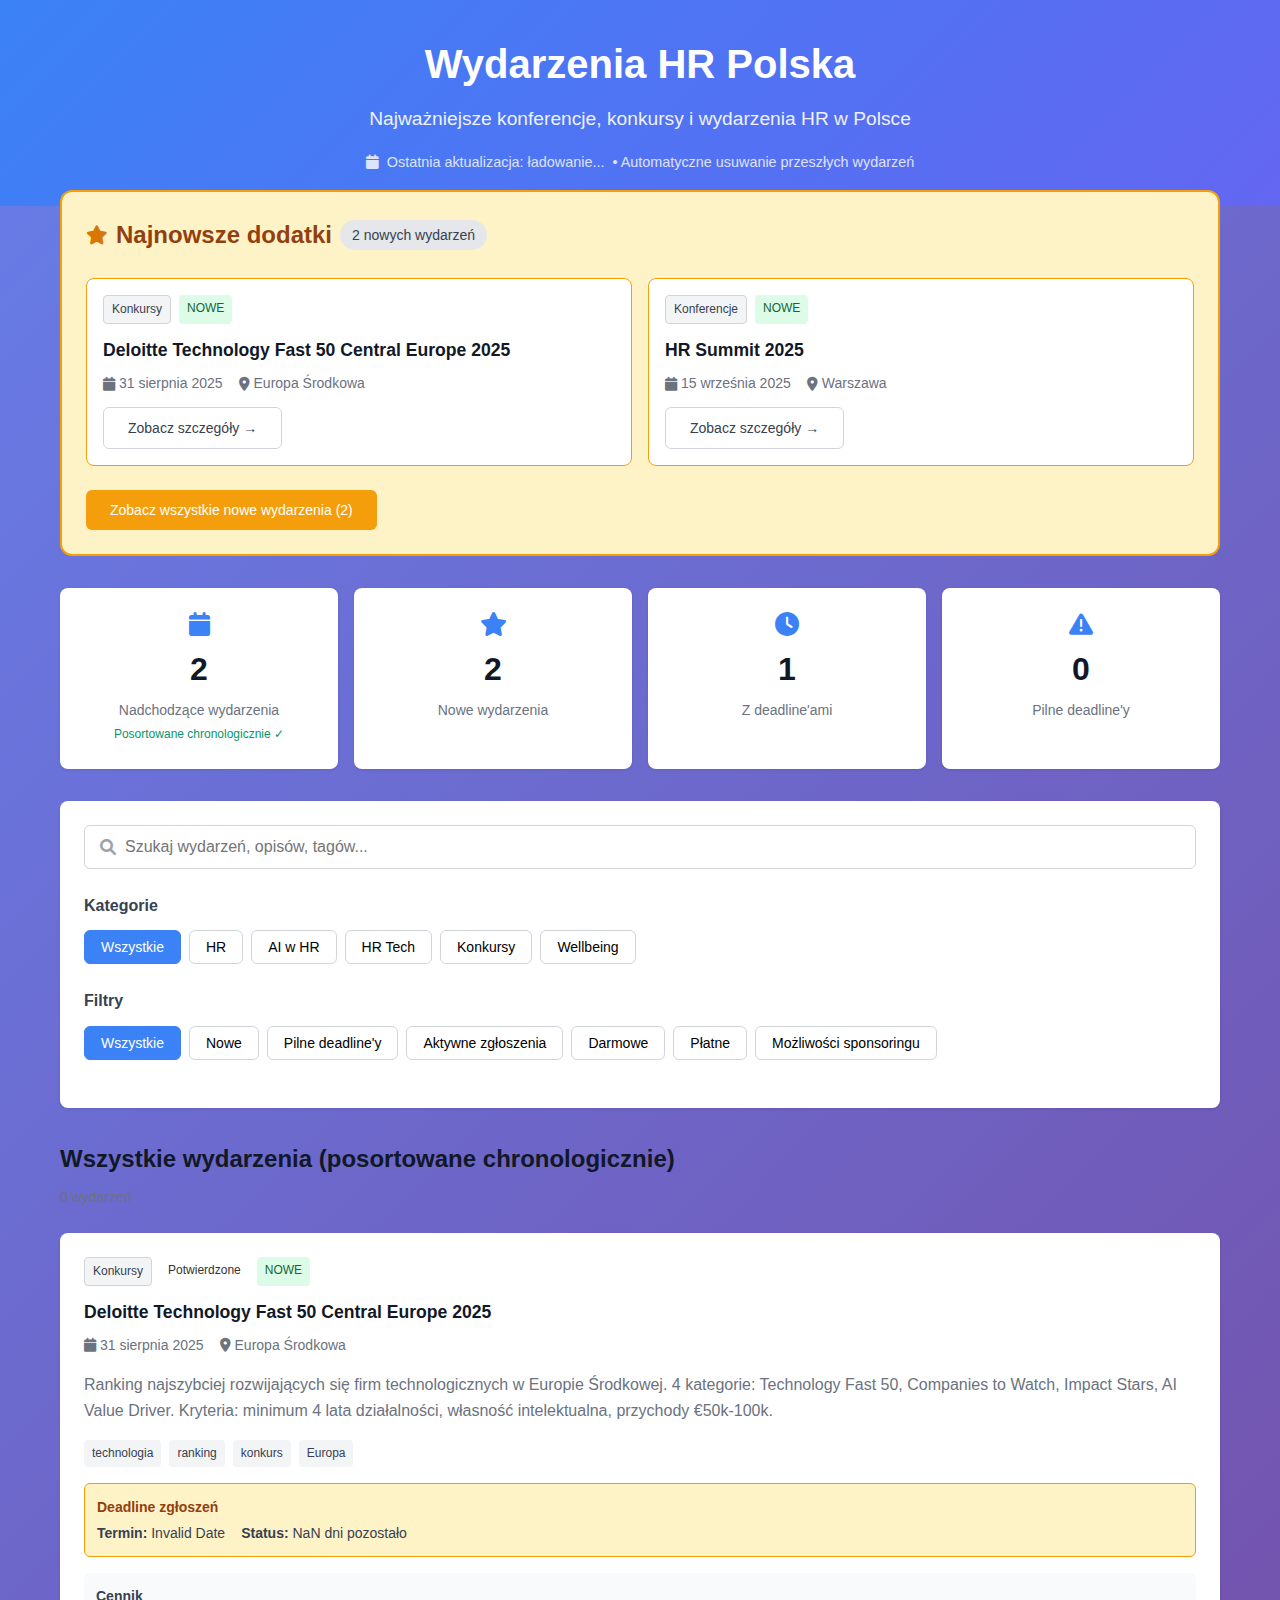
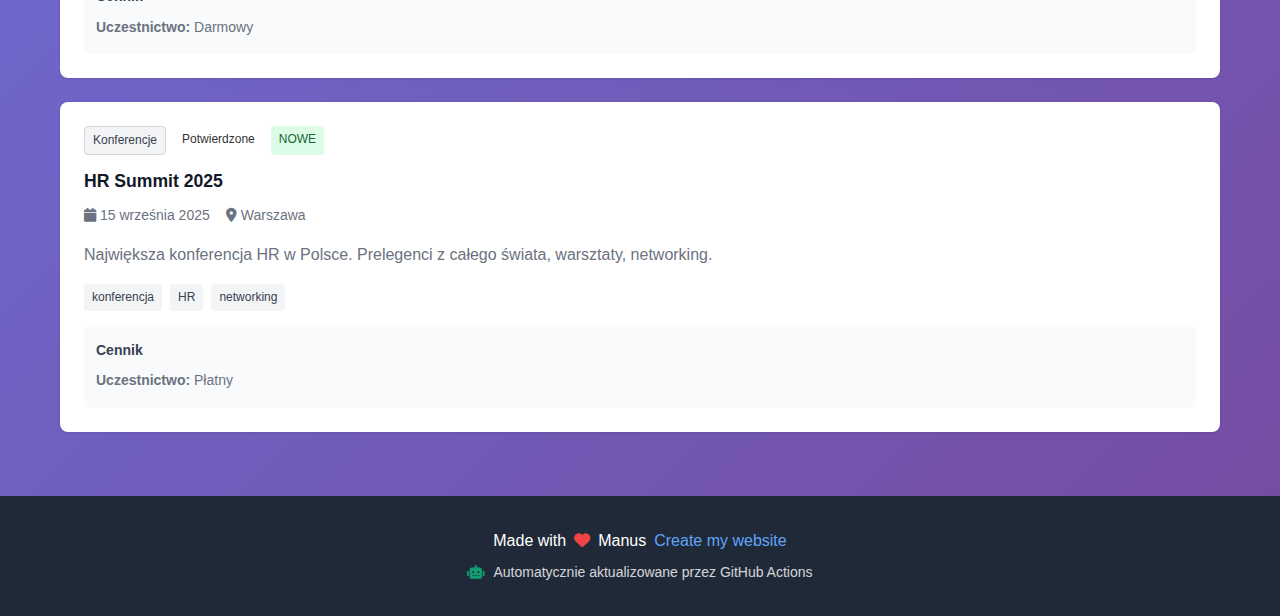
<file: index.html>
<!DOCTYPE html>
<html lang="pl">
<head>
    <meta charset="UTF-8">
    <meta name="viewport" content="width=device-width, initial-scale=1.0">
    <title>Wydarzenia HR Polska - Dashboard</title>
    <link rel="stylesheet" href="style.css">
    <link href="https://cdnjs.cloudflare.com/ajax/libs/font-awesome/6.0.0/css/all.min.css" rel="stylesheet">
</head>
<body>
    <!-- Header -->
    <header class="header">
        <div class="container">
            <h1>Wydarzenia HR Polska</h1>
            <p>Najważniejsze konferencje, konkursy i wydarzenia HR w Polsce</p>
            <div class="update-info">
                <i class="fas fa-calendar"></i>
                <span id="lastUpdate">Ostatnia aktualizacja: ładowanie...</span>
                <span>• Automatyczne usuwanie przeszłych wydarzeń</span>
            </div>
        </div>
    </header>

    <div class="container">
        <!-- Najnowsze dodatki -->
        <section class="new-events-section">
            <div class="new-events-card">
                <div class="section-header">
                    <i class="fas fa-star"></i>
                    <h2>Najnowsze dodatki</h2>
                    <span class="badge" id="newEventsCount">0 nowych wydarzeń</span>
                </div>
                
                <div class="new-events-grid" id="newEventsGrid">
                    <!-- Nowe wydarzenia będą wstawione tutaj przez JavaScript -->
                </div>
                
                <button class="btn btn-primary" id="showAllNewBtn">
                    Zobacz wszystkie nowe wydarzenia (<span id="newEventsTotal">0</span>)
                </button>
            </div>
        </section>

        <!-- Statystyki -->
        <section class="stats-section">
            <div class="stats-grid">
                <div class="stat-card">
                    <i class="fas fa-calendar"></i>
                    <div class="stat-number" id="totalEvents">0</div>
                    <div class="stat-label">Nadchodzące wydarzenia</div>
                    <div class="stat-note">Posortowane chronologicznie ✓</div>
                </div>
                
                <div class="stat-card">
                    <i class="fas fa-star"></i>
                    <div class="stat-number" id="newEventsStats">0</div>
                    <div class="stat-label">Nowe wydarzenia</div>
                </div>
                
                <div class="stat-card">
                    <i class="fas fa-clock"></i>
                    <div class="stat-number" id="deadlineEvents">0</div>
                    <div class="stat-label">Z deadline'ami</div>
                </div>
                
                <div class="stat-card">
                    <i class="fas fa-exclamation-triangle"></i>
                    <div class="stat-number" id="urgentEvents">0</div>
                    <div class="stat-label">Pilne deadline'y</div>
                </div>
            </div>
        </section>

        <!-- Filtry i wyszukiwanie -->
        <section class="filters-section">
            <div class="filters-card">
                <div class="search-container">
                    <i class="fas fa-search"></i>
                    <input type="text" id="searchInput" placeholder="Szukaj wydarzeń, opisów, tagów...">
                </div>
                
                <div class="filter-group">
                    <h3>Kategorie</h3>
                    <div class="filter-buttons" id="categoryFilters">
                        <!-- Kategorie będą wstawione przez JavaScript -->
                    </div>
                </div>
                
                <div class="filter-group">
                    <h3>Filtry</h3>
                    <div class="filter-buttons" id="typeFilters">
                        <!-- Filtry będą wstawione przez JavaScript -->
                    </div>
                </div>
            </div>
        </section>

        <!-- Lista wydarzeń -->
        <section class="events-section">
            <h2>Wszystkie wydarzenia (posortowane chronologicznie)</h2>
            <div class="events-count" id="eventsCount">0 wydarzeń</div>
            
            <div class="events-list" id="eventsList">
                <!-- Wydarzenia będą wstawione tutaj przez JavaScript -->
            </div>
        </section>

        <!-- Loading -->
        <div class="loading" id="loading">
            <i class="fas fa-spinner fa-spin"></i>
            <span>Ładowanie wydarzeń...</span>
        </div>

        <!-- Error -->
        <div class="error" id="error" style="display: none;">
            <i class="fas fa-exclamation-circle"></i>
            <span>Błąd podczas ładowania wydarzeń. Spróbuj odświeżyć stronę.</span>
        </div>
    </div>

    <!-- Footer -->
    <footer class="footer">
        <div class="container">
            <div class="footer-content">
                <span>Made with</span>
                <i class="fas fa-heart"></i>
                <span>Manus</span>
                <a href="#" class="footer-link">Create my website</a>
            </div>
            <div class="agent-info">
                <i class="fas fa-robot"></i>
                <span>Automatycznie aktualizowane przez GitHub Actions</span>
            </div>
        </div>
    </footer>

    <script src="script.js"></script>
</body>
</html>
</file>
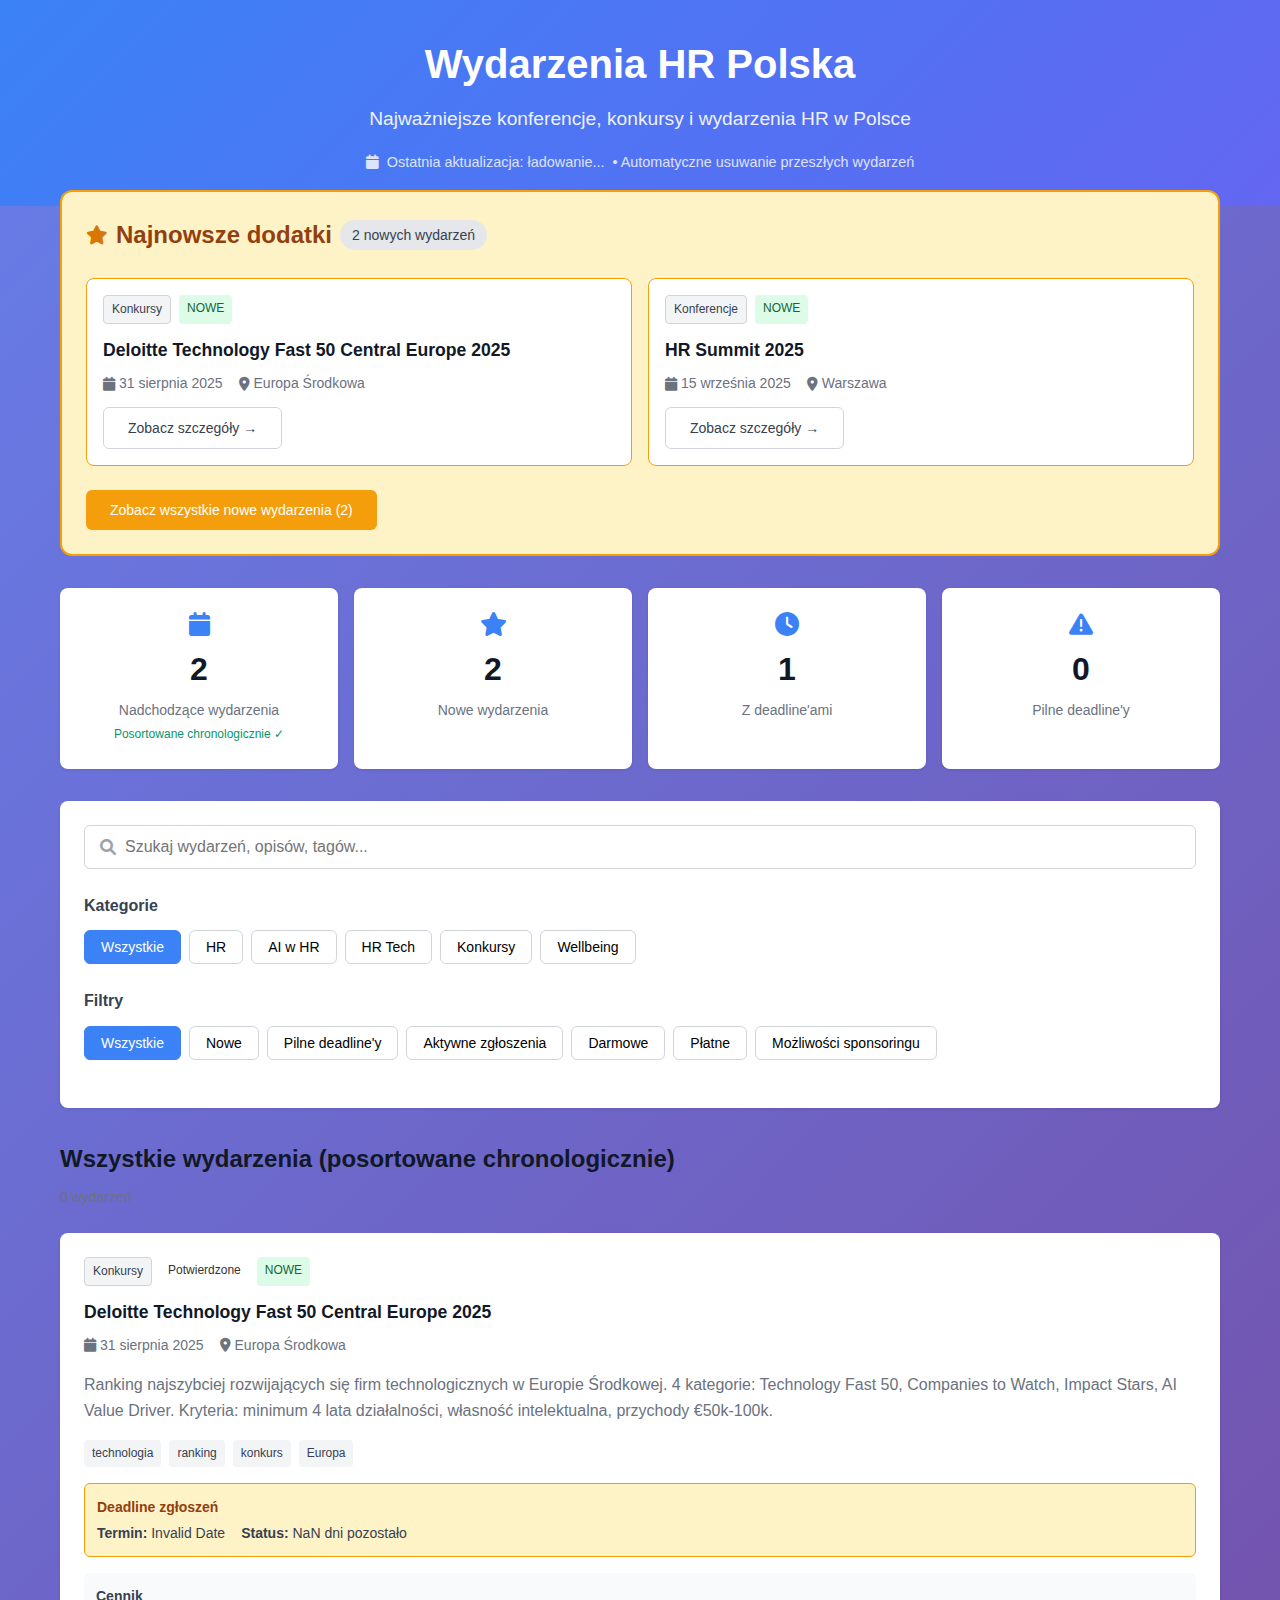
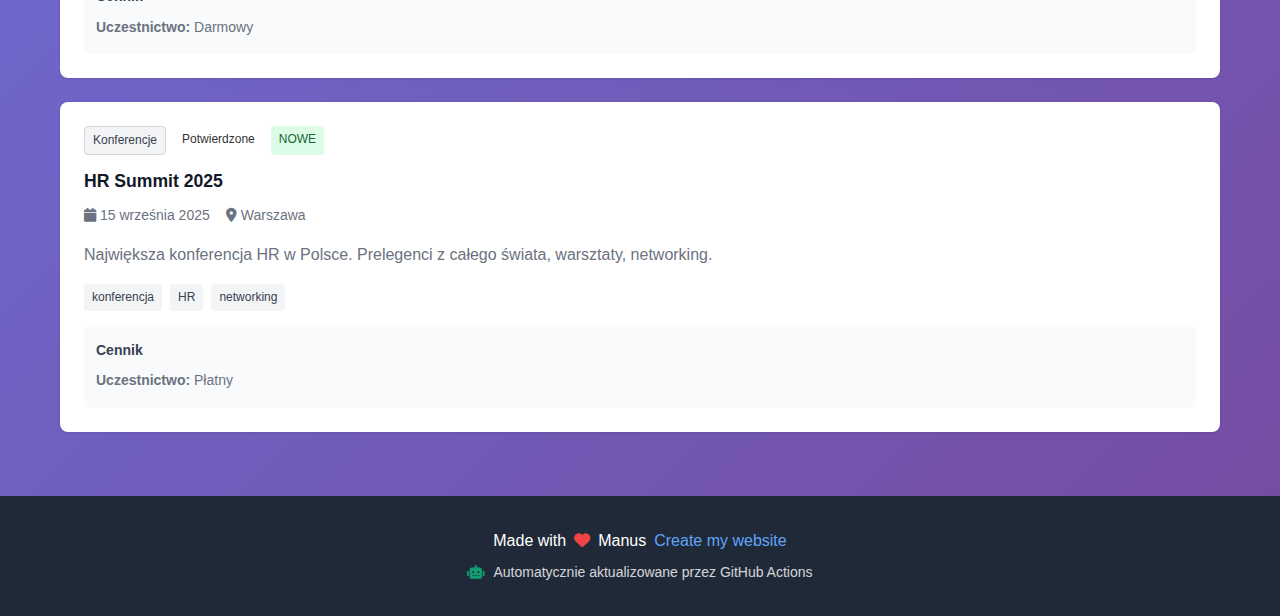
<file: src/index.html>
<!DOCTYPE html>
<html lang="pl">
<head>
    <meta charset="UTF-8">
    <meta name="viewport" content="width=device-width, initial-scale=1.0">
    <title>Wydarzenia HR Polska - Dashboard</title>
    <link rel="stylesheet" href="style.css">
    <link href="https://cdnjs.cloudflare.com/ajax/libs/font-awesome/6.0.0/css/all.min.css" rel="stylesheet">
</head>
<body>
    <!-- Header -->
    <header class="header">
        <div class="container">
            <h1>Wydarzenia HR Polska</h1>
            <p>Najważniejsze konferencje, konkursy i wydarzenia HR w Polsce</p>
            <div class="update-info">
                <i class="fas fa-calendar"></i>
                <span id="lastUpdate">Ostatnia aktualizacja: ładowanie...</span>
                <span>• Automatyczne usuwanie przeszłych wydarzeń</span>
            </div>
        </div>
    </header>

    <div class="container">
        <!-- Najnowsze dodatki -->
        <section class="new-events-section">
            <div class="new-events-card">
                <div class="section-header">
                    <i class="fas fa-star"></i>
                    <h2>Najnowsze dodatki</h2>
                    <span class="badge" id="newEventsCount">0 nowych wydarzeń</span>
                </div>
                
                <div class="new-events-grid" id="newEventsGrid">
                    <!-- Nowe wydarzenia będą wstawione tutaj przez JavaScript -->
                </div>
                
                <button class="btn btn-primary" id="showAllNewBtn">
                    Zobacz wszystkie nowe wydarzenia (<span id="newEventsTotal">0</span>)
                </button>
            </div>
        </section>

        <!-- Statystyki -->
        <section class="stats-section">
            <div class="stats-grid">
                <div class="stat-card">
                    <i class="fas fa-calendar"></i>
                    <div class="stat-number" id="totalEvents">0</div>
                    <div class="stat-label">Nadchodzące wydarzenia</div>
                    <div class="stat-note">Posortowane chronologicznie ✓</div>
                </div>
                
                <div class="stat-card">
                    <i class="fas fa-star"></i>
                    <div class="stat-number" id="newEventsStats">0</div>
                    <div class="stat-label">Nowe wydarzenia</div>
                </div>
                
                <div class="stat-card">
                    <i class="fas fa-clock"></i>
                    <div class="stat-number" id="deadlineEvents">0</div>
                    <div class="stat-label">Z deadline'ami</div>
                </div>
                
                <div class="stat-card">
                    <i class="fas fa-exclamation-triangle"></i>
                    <div class="stat-number" id="urgentEvents">0</div>
                    <div class="stat-label">Pilne deadline'y</div>
                </div>
            </div>
        </section>

        <!-- Filtry i wyszukiwanie -->
        <section class="filters-section">
            <div class="filters-card">
                <div class="search-container">
                    <i class="fas fa-search"></i>
                    <input type="text" id="searchInput" placeholder="Szukaj wydarzeń, opisów, tagów...">
                </div>
                
                <div class="filter-group">
                    <h3>Kategorie</h3>
                    <div class="filter-buttons" id="categoryFilters">
                        <!-- Kategorie będą wstawione przez JavaScript -->
                    </div>
                </div>
                
                <div class="filter-group">
                    <h3>Filtry</h3>
                    <div class="filter-buttons" id="typeFilters">
                        <!-- Filtry będą wstawione przez JavaScript -->
                    </div>
                </div>
            </div>
        </section>

        <!-- Lista wydarzeń -->
        <section class="events-section">
            <h2>Wszystkie wydarzenia (posortowane chronologicznie)</h2>
            <div class="events-count" id="eventsCount">0 wydarzeń</div>
            
            <div class="events-list" id="eventsList">
                <!-- Wydarzenia będą wstawione tutaj przez JavaScript -->
            </div>
        </section>

        <!-- Loading -->
        <div class="loading" id="loading">
            <i class="fas fa-spinner fa-spin"></i>
            <span>Ładowanie wydarzeń...</span>
        </div>

        <!-- Error -->
        <div class="error" id="error" style="display: none;">
            <i class="fas fa-exclamation-circle"></i>
            <span>Błąd podczas ładowania wydarzeń. Spróbuj odświeżyć stronę.</span>
        </div>
    </div>

    <!-- Footer -->
    <footer class="footer">
        <div class="container">
            <div class="footer-content">
                <span>Made with</span>
                <i class="fas fa-heart"></i>
                <span>Manus</span>
                <a href="#" class="footer-link">Create my website</a>
            </div>
            <div class="agent-info">
                <i class="fas fa-robot"></i>
                <span>Automatycznie aktualizowane przez GitHub Actions</span>
            </div>
        </div>
    </footer>

    <script src="script.js"></script>
</body>
</html>
</file>
<file: style.css>
/* Reset i podstawowe style */
* {
    margin: 0;
    padding: 0;
    box-sizing: border-box;
}

body {
    font-family: -apple-system, BlinkMacSystemFont, 'Segoe UI', Roboto, sans-serif;
    line-height: 1.6;
    color: #333;
    background: linear-gradient(135deg, #667eea 0%, #764ba2 100%);
    min-height: 100vh;
}

.container {
    max-width: 1200px;
    margin: 0 auto;
    padding: 0 20px;
}

/* Header */
.header {
    background: linear-gradient(135deg, #3b82f6 0%, #6366f1 100%);
    color: white;
    padding: 2rem 0;
    text-align: center;
}

.header h1 {
    font-size: 2.5rem;
    font-weight: 700;
    margin-bottom: 0.5rem;
}

.header p {
    font-size: 1.2rem;
    opacity: 0.9;
    margin-bottom: 1rem;
}

.update-info {
    display: flex;
    align-items: center;
    justify-content: center;
    gap: 0.5rem;
    font-size: 0.9rem;
    opacity: 0.8;
}

/* Sekcje */
section {
    margin: 2rem 0;
}

/* Najnowsze dodatki */
.new-events-section {
    margin-top: -1rem;
}

.new-events-card {
    background: #fef3c7;
    border: 2px solid #f59e0b;
    border-radius: 12px;
    padding: 1.5rem;
    margin-bottom: 2rem;
}

.section-header {
    display: flex;
    align-items: center;
    gap: 0.5rem;
    margin-bottom: 1.5rem;
}

.section-header i {
    color: #d97706;
    font-size: 1.2rem;
}

.section-header h2 {
    color: #92400e;
    font-size: 1.5rem;
}

.badge {
    background: #e5e7eb;
    color: #374151;
    padding: 0.25rem 0.75rem;
    border-radius: 20px;
    font-size: 0.875rem;
    font-weight: 500;
}

.new-events-grid {
    display: grid;
    grid-template-columns: repeat(auto-fit, minmax(300px, 1fr));
    gap: 1rem;
    margin-bottom: 1.5rem;
}

.new-event-card {
    background: white;
    border: 1px solid #f59e0b;
    border-radius: 8px;
    padding: 1rem;
}

.event-badges {
    display: flex;
    gap: 0.5rem;
    margin-bottom: 0.75rem;
}

.event-badge {
    padding: 0.25rem 0.5rem;
    border-radius: 4px;
    font-size: 0.75rem;
    font-weight: 500;
}

.event-badge.category {
    background: #f3f4f6;
    color: #374151;
    border: 1px solid #d1d5db;
}

.event-badge.new {
    background: #dcfce7;
    color: #166534;
}

.event-title {
    font-size: 1.1rem;
    font-weight: 600;
    margin-bottom: 0.5rem;
    color: #111827;
}

.event-meta {
    display: flex;
    gap: 1rem;
    font-size: 0.875rem;
    color: #6b7280;
    margin-bottom: 0.75rem;
}

.event-meta span {
    display: flex;
    align-items: center;
    gap: 0.25rem;
}

/* Statystyki */
.stats-grid {
    display: grid;
    grid-template-columns: repeat(auto-fit, minmax(200px, 1fr));
    gap: 1rem;
}

.stat-card {
    background: white;
    border-radius: 8px;
    padding: 1.5rem;
    text-align: center;
    box-shadow: 0 1px 3px rgba(0, 0, 0, 0.1);
}

.stat-card i {
    color: #3b82f6;
    font-size: 1.5rem;
    margin-bottom: 0.5rem;
}

.stat-number {
    font-size: 2rem;
    font-weight: 700;
    color: #111827;
}

.stat-label {
    color: #6b7280;
    font-size: 0.875rem;
    margin-top: 0.25rem;
}

.stat-note {
    color: #059669;
    font-size: 0.75rem;
    margin-top: 0.25rem;
}

/* Filtry */
.filters-card {
    background: white;
    border-radius: 8px;
    padding: 1.5rem;
    box-shadow: 0 1px 3px rgba(0, 0, 0, 0.1);
}

.search-container {
    position: relative;
    margin-bottom: 1.5rem;
}

.search-container i {
    position: absolute;
    left: 1rem;
    top: 50%;
    transform: translateY(-50%);
    color: #9ca3af;
}

#searchInput {
    width: 100%;
    padding: 0.75rem 1rem 0.75rem 2.5rem;
    border: 1px solid #d1d5db;
    border-radius: 6px;
    font-size: 1rem;
}

.filter-group {
    margin-bottom: 1.5rem;
}

.filter-group h3 {
    font-size: 1rem;
    font-weight: 600;
    margin-bottom: 0.75rem;
    color: #374151;
}

.filter-buttons {
    display: flex;
    flex-wrap: wrap;
    gap: 0.5rem;
}

.filter-btn {
    padding: 0.5rem 1rem;
    border: 1px solid #d1d5db;
    background: white;
    border-radius: 6px;
    font-size: 0.875rem;
    cursor: pointer;
    transition: all 0.2s;
}

.filter-btn:hover {
    background: #f3f4f6;
}

.filter-btn.active {
    background: #3b82f6;
    color: white;
    border-color: #3b82f6;
}

/* Wydarzenia */
.events-section h2 {
    font-size: 1.5rem;
    margin-bottom: 0.5rem;
    color: #111827;
}

.events-count {
    color: #6b7280;
    font-size: 0.875rem;
    margin-bottom: 1.5rem;
}

.events-list {
    display: flex;
    flex-direction: column;
    gap: 1.5rem;
}

.event-card {
    background: white;
    border-radius: 8px;
    padding: 1.5rem;
    box-shadow: 0 1px 3px rgba(0, 0, 0, 0.1);
    transition: box-shadow 0.2s;
}

.event-card:hover {
    box-shadow: 0 4px 6px rgba(0, 0, 0, 0.1);
}

.event-header {
    margin-bottom: 1rem;
}

.event-description {
    color: #6b7280;
    margin-bottom: 1rem;
    line-height: 1.6;
}

.event-tags {
    display: flex;
    flex-wrap: wrap;
    gap: 0.5rem;
    margin-bottom: 1rem;
}

.event-tag {
    background: #f3f4f6;
    color: #374151;
    padding: 0.25rem 0.5rem;
    border-radius: 4px;
    font-size: 0.75rem;
}

.deadline-info {
    background: #fef3c7;
    border: 1px solid #f59e0b;
    border-radius: 6px;
    padding: 0.75rem;
    margin-bottom: 1rem;
}

.deadline-info h4 {
    color: #92400e;
    font-size: 0.875rem;
    margin-bottom: 0.25rem;
}

.deadline-details {
    display: flex;
    gap: 1rem;
    font-size: 0.875rem;
    color: #374151;
}

.pricing-info {
    background: #f9fafb;
    border-radius: 6px;
    padding: 0.75rem;
}

.pricing-info h4 {
    font-size: 0.875rem;
    margin-bottom: 0.5rem;
    color: #374151;
}

.pricing-details {
    font-size: 0.875rem;
    color: #6b7280;
}

.pricing-details div {
    margin-bottom: 0.25rem;
}

.early-bird {
    color: #059669;
    font-weight: 500;
}

/* Przyciski */
.btn {
    padding: 0.75rem 1.5rem;
    border: none;
    border-radius: 6px;
    font-size: 0.875rem;
    font-weight: 500;
    cursor: pointer;
    transition: all 0.2s;
    text-decoration: none;
    display: inline-block;
}

.btn-primary {
    background: #f59e0b;
    color: white;
}

.btn-primary:hover {
    background: #d97706;
}

.btn-outline {
    background: white;
    color: #374151;
    border: 1px solid #d1d5db;
}

.btn-outline:hover {
    background: #f3f4f6;
}

/* Loading i Error */
.loading, .error {
    text-align: center;
    padding: 2rem;
    color: #6b7280;
}

.loading i, .error i {
    font-size: 2rem;
    margin-bottom: 0.5rem;
    display: block;
}

.error {
    color: #dc2626;
}

/* Footer */
.footer {
    background: #1f2937;
    color: white;
    padding: 2rem 0;
    margin-top: 4rem;
}

.footer-content {
    display: flex;
    align-items: center;
    justify-content: center;
    gap: 0.5rem;
    margin-bottom: 0.5rem;
}

.footer-content i {
    color: #ef4444;
}

.footer-link {
    color: #60a5fa;
    text-decoration: none;
}

.agent-info {
    text-align: center;
    font-size: 0.875rem;
    opacity: 0.8;
    display: flex;
    align-items: center;
    justify-content: center;
    gap: 0.5rem;
}

.agent-info i {
    color: #10b981;
}

/* Responsive */
@media (max-width: 768px) {
    .container {
        padding: 0 1rem;
    }
    
    .header h1 {
        font-size: 2rem;
    }
    
    .header p {
        font-size: 1rem;
    }
    
    .update-info {
        flex-direction: column;
        gap: 0.25rem;
    }
    
    .new-events-grid {
        grid-template-columns: 1fr;
    }
    
    .stats-grid {
        grid-template-columns: repeat(2, 1fr);
    }
    
    .event-meta {
        flex-direction: column;
        gap: 0.5rem;
    }
    
    .deadline-details {
        flex-direction: column;
        gap: 0.5rem;
    }
    
    .footer-content {
        flex-direction: column;
        gap: 0.25rem;
    }
}
</file>
<file: src/style.css>
/* Reset i podstawowe style */
* {
    margin: 0;
    padding: 0;
    box-sizing: border-box;
}

body {
    font-family: -apple-system, BlinkMacSystemFont, 'Segoe UI', Roboto, sans-serif;
    line-height: 1.6;
    color: #333;
    background: linear-gradient(135deg, #667eea 0%, #764ba2 100%);
    min-height: 100vh;
}

.container {
    max-width: 1200px;
    margin: 0 auto;
    padding: 0 20px;
}

/* Header */
.header {
    background: linear-gradient(135deg, #3b82f6 0%, #6366f1 100%);
    color: white;
    padding: 2rem 0;
    text-align: center;
}

.header h1 {
    font-size: 2.5rem;
    font-weight: 700;
    margin-bottom: 0.5rem;
}

.header p {
    font-size: 1.2rem;
    opacity: 0.9;
    margin-bottom: 1rem;
}

.update-info {
    display: flex;
    align-items: center;
    justify-content: center;
    gap: 0.5rem;
    font-size: 0.9rem;
    opacity: 0.8;
}

/* Sekcje */
section {
    margin: 2rem 0;
}

/* Najnowsze dodatki */
.new-events-section {
    margin-top: -1rem;
}

.new-events-card {
    background: #fef3c7;
    border: 2px solid #f59e0b;
    border-radius: 12px;
    padding: 1.5rem;
    margin-bottom: 2rem;
}

.section-header {
    display: flex;
    align-items: center;
    gap: 0.5rem;
    margin-bottom: 1.5rem;
}

.section-header i {
    color: #d97706;
    font-size: 1.2rem;
}

.section-header h2 {
    color: #92400e;
    font-size: 1.5rem;
}

.badge {
    background: #e5e7eb;
    color: #374151;
    padding: 0.25rem 0.75rem;
    border-radius: 20px;
    font-size: 0.875rem;
    font-weight: 500;
}

.new-events-grid {
    display: grid;
    grid-template-columns: repeat(auto-fit, minmax(300px, 1fr));
    gap: 1rem;
    margin-bottom: 1.5rem;
}

.new-event-card {
    background: white;
    border: 1px solid #f59e0b;
    border-radius: 8px;
    padding: 1rem;
}

.event-badges {
    display: flex;
    gap: 0.5rem;
    margin-bottom: 0.75rem;
}

.event-badge {
    padding: 0.25rem 0.5rem;
    border-radius: 4px;
    font-size: 0.75rem;
    font-weight: 500;
}

.event-badge.category {
    background: #f3f4f6;
    color: #374151;
    border: 1px solid #d1d5db;
}

.event-badge.new {
    background: #dcfce7;
    color: #166534;
}

.event-title {
    font-size: 1.1rem;
    font-weight: 600;
    margin-bottom: 0.5rem;
    color: #111827;
}

.event-meta {
    display: flex;
    gap: 1rem;
    font-size: 0.875rem;
    color: #6b7280;
    margin-bottom: 0.75rem;
}

.event-meta span {
    display: flex;
    align-items: center;
    gap: 0.25rem;
}

/* Statystyki */
.stats-grid {
    display: grid;
    grid-template-columns: repeat(auto-fit, minmax(200px, 1fr));
    gap: 1rem;
}

.stat-card {
    background: white;
    border-radius: 8px;
    padding: 1.5rem;
    text-align: center;
    box-shadow: 0 1px 3px rgba(0, 0, 0, 0.1);
}

.stat-card i {
    color: #3b82f6;
    font-size: 1.5rem;
    margin-bottom: 0.5rem;
}

.stat-number {
    font-size: 2rem;
    font-weight: 700;
    color: #111827;
}

.stat-label {
    color: #6b7280;
    font-size: 0.875rem;
    margin-top: 0.25rem;
}

.stat-note {
    color: #059669;
    font-size: 0.75rem;
    margin-top: 0.25rem;
}

/* Filtry */
.filters-card {
    background: white;
    border-radius: 8px;
    padding: 1.5rem;
    box-shadow: 0 1px 3px rgba(0, 0, 0, 0.1);
}

.search-container {
    position: relative;
    margin-bottom: 1.5rem;
}

.search-container i {
    position: absolute;
    left: 1rem;
    top: 50%;
    transform: translateY(-50%);
    color: #9ca3af;
}

#searchInput {
    width: 100%;
    padding: 0.75rem 1rem 0.75rem 2.5rem;
    border: 1px solid #d1d5db;
    border-radius: 6px;
    font-size: 1rem;
}

.filter-group {
    margin-bottom: 1.5rem;
}

.filter-group h3 {
    font-size: 1rem;
    font-weight: 600;
    margin-bottom: 0.75rem;
    color: #374151;
}

.filter-buttons {
    display: flex;
    flex-wrap: wrap;
    gap: 0.5rem;
}

.filter-btn {
    padding: 0.5rem 1rem;
    border: 1px solid #d1d5db;
    background: white;
    border-radius: 6px;
    font-size: 0.875rem;
    cursor: pointer;
    transition: all 0.2s;
}

.filter-btn:hover {
    background: #f3f4f6;
}

.filter-btn.active {
    background: #3b82f6;
    color: white;
    border-color: #3b82f6;
}

/* Wydarzenia */
.events-section h2 {
    font-size: 1.5rem;
    margin-bottom: 0.5rem;
    color: #111827;
}

.events-count {
    color: #6b7280;
    font-size: 0.875rem;
    margin-bottom: 1.5rem;
}

.events-list {
    display: flex;
    flex-direction: column;
    gap: 1.5rem;
}

.event-card {
    background: white;
    border-radius: 8px;
    padding: 1.5rem;
    box-shadow: 0 1px 3px rgba(0, 0, 0, 0.1);
    transition: box-shadow 0.2s;
}

.event-card:hover {
    box-shadow: 0 4px 6px rgba(0, 0, 0, 0.1);
}

.event-header {
    margin-bottom: 1rem;
}

.event-description {
    color: #6b7280;
    margin-bottom: 1rem;
    line-height: 1.6;
}

.event-tags {
    display: flex;
    flex-wrap: wrap;
    gap: 0.5rem;
    margin-bottom: 1rem;
}

.event-tag {
    background: #f3f4f6;
    color: #374151;
    padding: 0.25rem 0.5rem;
    border-radius: 4px;
    font-size: 0.75rem;
}

.deadline-info {
    background: #fef3c7;
    border: 1px solid #f59e0b;
    border-radius: 6px;
    padding: 0.75rem;
    margin-bottom: 1rem;
}

.deadline-info h4 {
    color: #92400e;
    font-size: 0.875rem;
    margin-bottom: 0.25rem;
}

.deadline-details {
    display: flex;
    gap: 1rem;
    font-size: 0.875rem;
    color: #374151;
}

.pricing-info {
    background: #f9fafb;
    border-radius: 6px;
    padding: 0.75rem;
}

.pricing-info h4 {
    font-size: 0.875rem;
    margin-bottom: 0.5rem;
    color: #374151;
}

.pricing-details {
    font-size: 0.875rem;
    color: #6b7280;
}

.pricing-details div {
    margin-bottom: 0.25rem;
}

.early-bird {
    color: #059669;
    font-weight: 500;
}

/* Przyciski */
.btn {
    padding: 0.75rem 1.5rem;
    border: none;
    border-radius: 6px;
    font-size: 0.875rem;
    font-weight: 500;
    cursor: pointer;
    transition: all 0.2s;
    text-decoration: none;
    display: inline-block;
}

.btn-primary {
    background: #f59e0b;
    color: white;
}

.btn-primary:hover {
    background: #d97706;
}

.btn-outline {
    background: white;
    color: #374151;
    border: 1px solid #d1d5db;
}

.btn-outline:hover {
    background: #f3f4f6;
}

/* Loading i Error */
.loading, .error {
    text-align: center;
    padding: 2rem;
    color: #6b7280;
}

.loading i, .error i {
    font-size: 2rem;
    margin-bottom: 0.5rem;
    display: block;
}

.error {
    color: #dc2626;
}

/* Footer */
.footer {
    background: #1f2937;
    color: white;
    padding: 2rem 0;
    margin-top: 4rem;
}

.footer-content {
    display: flex;
    align-items: center;
    justify-content: center;
    gap: 0.5rem;
    margin-bottom: 0.5rem;
}

.footer-content i {
    color: #ef4444;
}

.footer-link {
    color: #60a5fa;
    text-decoration: none;
}

.agent-info {
    text-align: center;
    font-size: 0.875rem;
    opacity: 0.8;
    display: flex;
    align-items: center;
    justify-content: center;
    gap: 0.5rem;
}

.agent-info i {
    color: #10b981;
}

/* Responsive */
@media (max-width: 768px) {
    .container {
        padding: 0 1rem;
    }
    
    .header h1 {
        font-size: 2rem;
    }
    
    .header p {
        font-size: 1rem;
    }
    
    .update-info {
        flex-direction: column;
        gap: 0.25rem;
    }
    
    .new-events-grid {
        grid-template-columns: 1fr;
    }
    
    .stats-grid {
        grid-template-columns: repeat(2, 1fr);
    }
    
    .event-meta {
        flex-direction: column;
        gap: 0.5rem;
    }
    
    .deadline-details {
        flex-direction: column;
        gap: 0.5rem;
    }
    
    .footer-content {
        flex-direction: column;
        gap: 0.25rem;
    }
}
</file>
